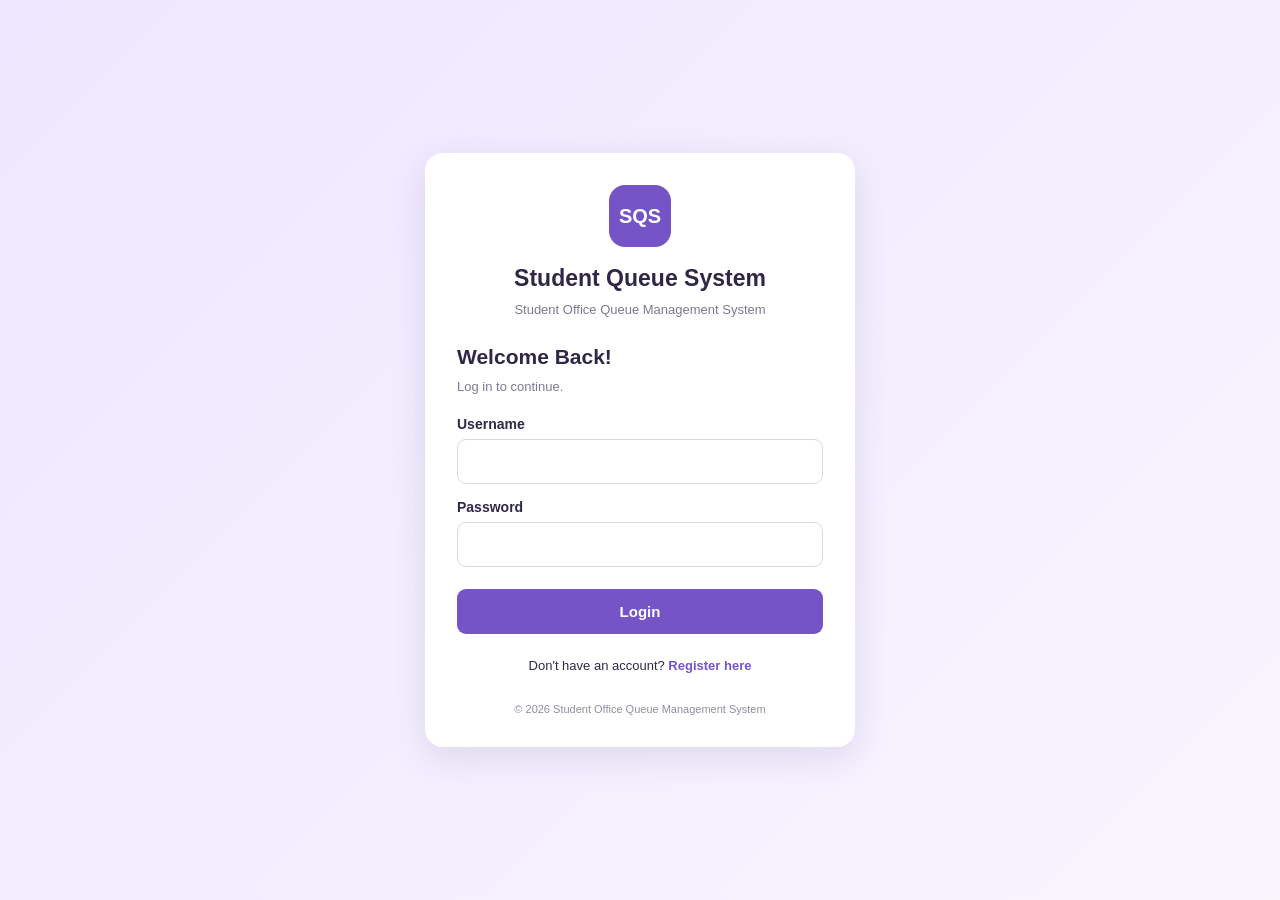
<file: index.html>
<!DOCTYPE html>
<html lang="en">
<head>
    <meta charset="UTF-8">
    <meta name="viewport" content="width=device-width, initial-scale=1.0">
    <title>Student Queue System | Login</title>
    <link rel="stylesheet" href="login.css">
</head>
<body>
    <main class="auth-container">
        <section class="auth-card">
            <div class="logo">SQS</div>
            <h1>Student Queue System</h1>
            <p class="subtitle">Student Office Queue Management System</p>

            <p id="message" class="message" aria-live="polite"></p>

            <form id="loginForm">
                <h2>Welcome Back!</h2>
                <p class="description">Log in to continue.</p>

                <label for="loginUsername">Username</label>
                <input id="loginUsername" type="text" autocomplete="username" required>

                <label for="loginPassword">Password</label>
                <input id="loginPassword" type="password" autocomplete="current-password" required>

                <button class="primary-btn" type="submit">Login</button>

                <p class="switch-text">
                    Don't have an account?
                    <button type="button" id="showRegister" class="text-btn">Register here</button>
                </p>
            </form>

            <form id="registerForm" hidden>
                <h2>Create Account</h2>
                <p class="description">Register to use the queue system.</p>

                <label for="registerFullName">Full Name</label>
                <input id="registerFullName" type="text" autocomplete="name" required>

                <label for="registerUsername">Username</label>
                <input id="registerUsername" type="text" minlength="3" autocomplete="username" required>

                <label for="registerPassword">Password</label>
                <input id="registerPassword" type="password" minlength="6" autocomplete="new-password" required>

                <label for="confirmPassword">Confirm Password</label>
                <input id="confirmPassword" type="password" minlength="6" autocomplete="new-password" required>

                <button class="primary-btn" type="submit">Create Account</button>

                <p class="switch-text">
                    Already registered?
                    <button type="button" id="showLogin" class="text-btn">Log in here</button>
                </p>
            </form>

            <p class="footer-text">© 2026 Student Office Queue Management System</p>
        </section>
    </main>
    <script src="login.js"></script>
</body>
</html>
</file>
<file: login.css>
* {
    box-sizing: border-box;
    margin: 0;
    padding: 0;
}

[hidden] {
    display: none !important;
}

body {
    font-family: Arial, sans-serif;
    background: linear-gradient(135deg, #eee7ff, #f8f5ff);
    color: #302747;
    min-height: 100vh;
}

.auth-container {
    min-height: 100vh;
    display: flex;
    align-items: center;
    justify-content: center;
    padding: 20px;
}

.auth-card {
    width: 100%;
    max-width: 430px;
    background: white;
    padding: 32px;
    border-radius: 18px;
    box-shadow: 0 10px 35px rgba(62, 42, 100, 0.12);
}

.logo {
    width: 62px;
    height: 62px;
    display: grid;
    place-items: center;
    margin: 0 auto 18px;
    border-radius: 16px;
    background: #7554c8;
    color: white;
    font-weight: bold;
    font-size: 20px;
}

h1 {
    text-align: center;
    font-size: 23px;
    margin-bottom: 8px;
}

h2 {
    font-size: 21px;
    margin-bottom: 8px;
}

.subtitle,
.description {
    color: #80788f;
    font-size: 13px;
    line-height: 1.5;
}

.subtitle {
    text-align: center;
    margin-bottom: 25px;
}

.description {
    margin-bottom: 20px;
}

label {
    display: block;
    font-size: 14px;
    font-weight: bold;
    margin: 15px 0 7px;
}

input {
    width: 100%;
    padding: 13px;
    border: 1px solid #ddd5ed;
    border-radius: 9px;
    outline: none;
    font-size: 15px;
}

input:focus {
    border-color: #7554c8;
    box-shadow: 0 0 0 3px rgba(117, 84, 200, 0.12);
}

.primary-btn {
    width: 100%;
    margin-top: 22px;
    padding: 14px;
    border: none;
    border-radius: 9px;
    background: #7554c8;
    color: white;
    font-size: 15px;
    font-weight: bold;
    cursor: pointer;
}

.primary-btn:hover {
    background: #6241b3;
}

.switch-text {
    margin-top: 20px;
    text-align: center;
    font-size: 13px;
    line-height: 1.8;
}

.text-btn {
    border: none;
    background: none;
    color: #7554c8;
    font-size: inherit;
    font-weight: bold;
    cursor: pointer;
}

.text-btn:hover {
    text-decoration: underline;
}

.message {
    margin-bottom: 12px;
    text-align: center;
    font-size: 13px;
    color: #b42318;
    line-height: 1.5;
}

.message.success {
    color: #16803c;
}

.footer-text {
    text-align: center;
    margin-top: 25px;
    font-size: 11px;
    color: #938ba2;
}

@media (max-width: 480px) {
    .auth-card {
        padding: 25px 20px;
    }
}
</file>
<file: style.css>
* {
    box-sizing: border-box;
}

:root {
    --purple: #7554c8;
    --purple-dark: #5c3da9;
    --light-purple: #f1ecff;
    --text: #302747;
    --muted: #817991;
    --border: #e8e2f1;
    --red: #c62828;
}

body {
    margin: 0;
    font-family: Arial, Helvetica, sans-serif;
    background: #f7f5fb;
    color: var(--text);
}

button, input, select, textarea {
    font: inherit;
}

button {
    cursor: pointer;
}

.topbar {
    background: white;
    border-bottom: 1px solid var(--border);
    padding: 18px 5%;
    display: flex;
    justify-content: space-between;
    align-items: center;
    gap: 20px;
}

.topbar h1 {
    font-size: 22px;
    margin: 0 0 6px;
}

.topbar p {
    color: var(--muted);
    margin: 0;
    font-size: 13px;
}

.user-info {
    display: flex;
    align-items: center;
    gap: 12px;
    flex-wrap: wrap;
}

.role-badge {
    background: var(--light-purple);
    color: var(--purple-dark);
    padding: 7px 10px;
    border-radius: 20px;
    font-size: 11px;
    font-weight: bold;
}

.logout-btn, .secondary-btn {
    border: 1px solid var(--border);
    background: white;
    color: var(--text);
    border-radius: 8px;
    padding: 10px 13px;
}

.container {
    max-width: 1500px;
    margin: auto;
    padding: 28px 5%;
}

.welcome-panel {
    display: flex;
    justify-content: space-between;
    align-items: center;
    gap: 15px;
    margin-bottom: 24px;
}

.welcome-panel h2 {
    margin: 0 0 8px;
    font-size: 25px;
}

.welcome-panel p {
    color: var(--muted);
    margin: 0;
}

.date-display {
    color: var(--muted);
    font-size: 13px;
    text-align: right;
}

.stats-grid {
    display: grid;
    grid-template-columns: repeat(4, minmax(0, 1fr));
    gap: 16px;
    margin-bottom: 24px;
}

.stat-card, .panel {
    background: white;
    border: 1px solid var(--border);
    border-radius: 14px;
    padding: 22px;
    box-shadow: 0 3px 12px rgba(45, 30, 80, 0.03);
}

.stat-card p {
    margin: 0 0 12px;
    color: var(--muted);
    font-size: 14px;
}

.stat-card h2 {
    margin: 0;
    font-size: 30px;
    color: var(--purple-dark);
}

.content-grid {
    display: grid;
    grid-template-columns: minmax(270px, 0.8fr) minmax(0, 1.7fr);
    gap: 22px;
    align-items: start;
}

.panel h2 {
    margin: 0 0 8px;
    font-size: 20px;
}

.panel-description {
    margin: 0 0 20px;
    color: var(--muted);
    font-size: 13px;
    line-height: 1.5;
}

label {
    display: block;
    margin: 16px 0 7px;
    font-weight: bold;
    font-size: 13px;
}

input, select, textarea {
    width: 100%;
    padding: 11px 12px;
    border: 1px solid #ddd6e9;
    border-radius: 8px;
    background: white;
    color: var(--text);
    outline: none;
}

input:focus, select:focus, textarea:focus {
    border-color: var(--purple);
    box-shadow: 0 0 0 3px rgba(117, 84, 200, 0.1);
}

textarea {
    resize: vertical;
}

.primary-btn, .danger-btn {
    border: none;
    color: white;
    border-radius: 8px;
    padding: 12px 15px;
    font-weight: bold;
}

.primary-btn {
    background: var(--purple);
    width: 100%;
    margin-top: 20px;
}

.primary-btn:hover {
    background: var(--purple-dark);
}

.danger-btn {
    background: var(--red);
}

.queue-result {
    background: var(--light-purple);
    border: 1px solid #ddd0ff;
    padding: 18px;
    border-radius: 10px;
    text-align: center;
    margin-top: 20px;
}

.queue-result p {
    font-size: 13px;
    margin: 5px 0;
}

.queue-result h2 {
    font-size: 34px;
    color: var(--purple-dark);
    margin: 10px 0;
}

.panel-heading {
    display: flex;
    justify-content: space-between;
    align-items: start;
    gap: 12px;
}

.filter-row {
    display: grid;
    grid-template-columns: 1fr 160px;
    gap: 10px;
    margin-bottom: 16px;
}

.table-wrapper {
    overflow-x: auto;
    width: 100%;
}

table {
    border-collapse: collapse;
    width: 100%;
    min-width: 850px;
    font-size: 13px;
}

th, td {
    padding: 13px 10px;
    text-align: left;
    border-bottom: 1px solid var(--border);
    vertical-align: middle;
}

th {
    background: #faf8ff;
    color: #655a79;
    font-size: 12px;
}

.status {
    display: inline-block;
    padding: 6px 9px;
    border-radius: 20px;
    font-size: 11px;
    font-weight: bold;
    text-transform: capitalize;
}

.status-waiting {
    color: #8a6100;
    background: #fff3c4;
}

.status-serving {
    color: #1755a5;
    background: #dcecff;
}

.status-completed {
    color: #176c42;
    background: #d9f5e5;
}

.status-cancelled {
    color: #a52b2b;
    background: #ffe0e0;
}

.action-group {
    display: flex;
    flex-wrap: wrap;
    gap: 6px;
}

.action-btn {
    border: 1px solid var(--border);
    border-radius: 6px;
    padding: 7px 9px;
    font-size: 11px;
    background: white;
    color: var(--text);
}

.action-btn:disabled {
    opacity: 0.45;
    cursor: not-allowed;
}

.empty-message {
    text-align: center;
    color: var(--muted);
    padding: 20px 0;
    font-size: 13px;
}

.admin-panel {
    margin-top: 22px;
    display: flex;
    justify-content: space-between;
    align-items: center;
    gap: 20px;
}

.admin-panel p {
    margin: 0;
    color: var(--muted);
    font-size: 13px;
}

.bottom-note {
    text-align: center;
    font-size: 12px;
    color: var(--muted);
    margin-top: 28px;
}

[hidden] {
    display: none !important;
}

@media (max-width: 1050px) {
    .content-grid {
        grid-template-columns: 1fr;
    }
}

@media (max-width: 700px) {
    .topbar, .welcome-panel, .admin-panel {
        align-items: flex-start;
        flex-direction: column;
    }

    .stats-grid {
        grid-template-columns: repeat(2, minmax(0, 1fr));
    }

    .container {
        padding: 20px 4%;
    }

    .panel {
        padding: 16px;
    }

    .filter-row {
        grid-template-columns: 1fr;
    }

    .welcome-panel h2 {
        font-size: 21px;
    }

    .date-display {
        text-align: left;
    }
}
</file>
